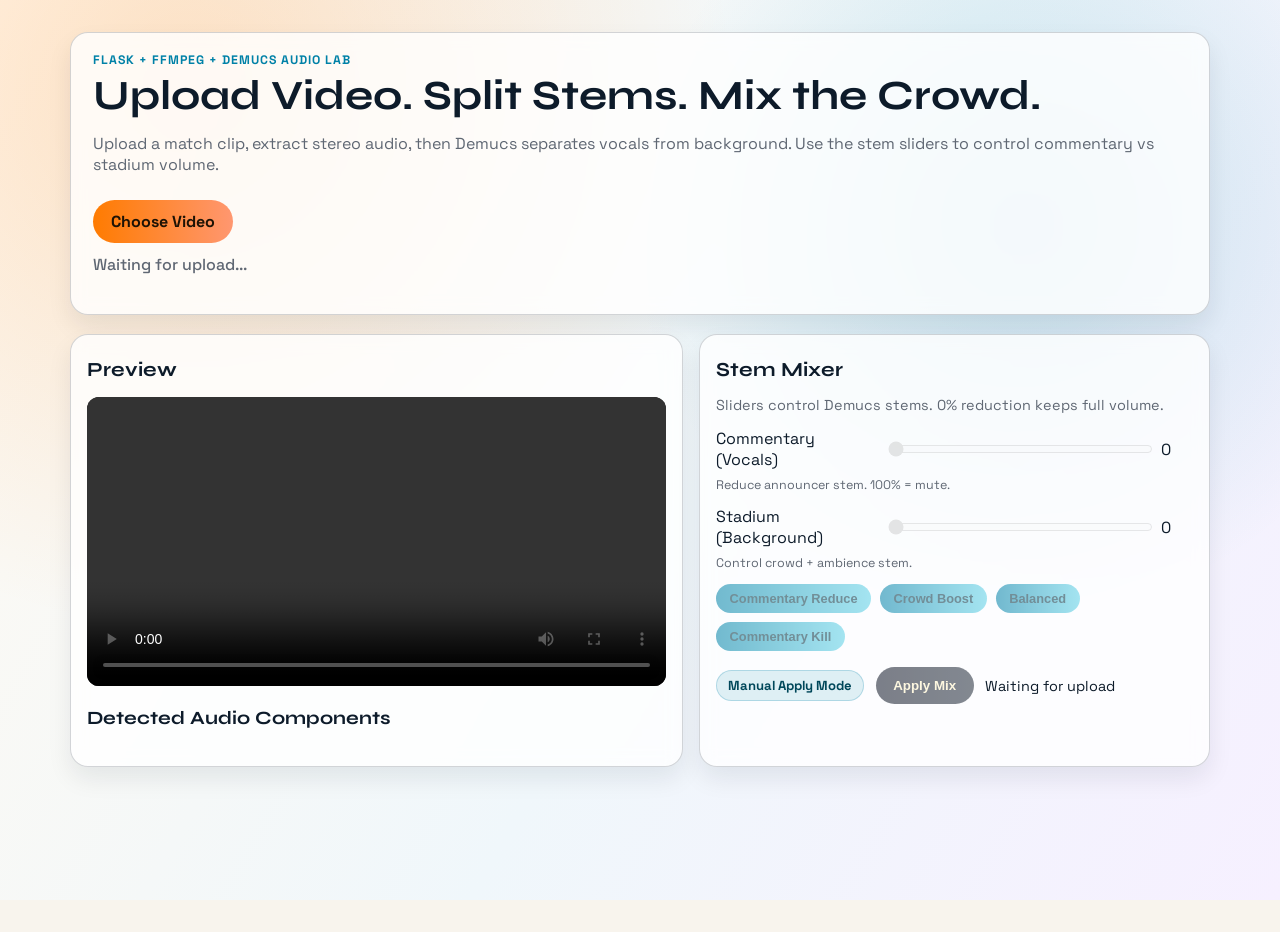
<file: templates/index.html>
<!doctype html>
<html lang="en">
  <head>
    <meta charset="UTF-8" />
    <meta name="viewport" content="width=device-width, initial-scale=1.0" />
    <title>Video Audio Mixer Lab</title>
    <link rel="preconnect" href="https://fonts.googleapis.com" />
    <link rel="preconnect" href="https://fonts.gstatic.com" crossorigin />
    <link
      href="https://fonts.googleapis.com/css2?family=Space+Grotesk:wght@400;500;700&family=Syne:wght@600;700;800&display=swap"
      rel="stylesheet"
    />
    <link rel="stylesheet" href="/static/styles.css" />
  </head>
  <body>
    <div class="bg-layer"></div>
    <main class="wrap">
      <section class="hero card pop-in">
        <p class="eyebrow">Flask + FFmpeg + Demucs Audio Lab</p>
        <h1>Upload Video. Split Stems. Mix the Crowd.</h1>
        <p>
          Upload a match clip, extract stereo audio, then Demucs separates vocals from background.
          Use the stem sliders to control commentary vs stadium volume.
        </p>
        <label class="upload-btn">
          <input id="videoInput" type="file" accept="video/*" />
          <span>Choose Video</span>
        </label>
        <p id="status" class="status">Waiting for upload...</p>
      </section>

      <section id="mixSection" class="grid">
        <article class="card player pop-in delay-1">
          <h2>Preview</h2>
          <video id="videoPlayer" controls playsinline></video>
          <div class="analysis">
            <h3>Detected Audio Components</h3>
            <div id="analysisBars" class="bars"></div>
            <p id="analysisNote" class="muted"></p>
          </div>
        </article>

        <article class="card mixer pop-in delay-2">
          <h2>Stem Mixer</h2>
          <p class="muted">Sliders control Demucs stems. 0% reduction keeps full volume.</p>
          <div class="sliders">
            <div class="slider-row">
              <label for="commentary">Commentary (Vocals)</label>
              <input id="commentary" type="range" min="0" max="100" value="0" disabled />
              <span id="commentaryVal">0</span>
              <small class="lane-desc">Reduce announcer stem. 100% = mute.</small>
            </div>
            <div class="slider-row">
              <label for="stadium">Stadium (Background)</label>
              <input id="stadium" type="range" min="0" max="100" value="0" disabled />
              <span id="stadiumVal">0</span>
              <small class="lane-desc">Control crowd + ambience stem.</small>
            </div>
          </div>

          <div class="presets">
            <button class="preset-btn" data-preset="commentary-reduce">Commentary Reduce</button>
            <button class="preset-btn" data-preset="crowd-boost">Crowd Boost</button>
            <button class="preset-btn" data-preset="balanced">Balanced</button>
            <button class="preset-btn" data-preset="commentary-kill">Commentary Kill</button>
          </div>
          <p id="mixNote" class="muted"></p>

          <div class="actions">
            <span class="live-chip">Manual Apply Mode</span>
            <button id="applyMixBtn" class="apply-btn" disabled>Apply Mix</button>
            <span id="renderState" class="muted">Waiting for upload</span>
          </div>
        </article>
      </section>
    </main>

    <script src="/static/app.js"></script>
  </body>
</html>
</file>
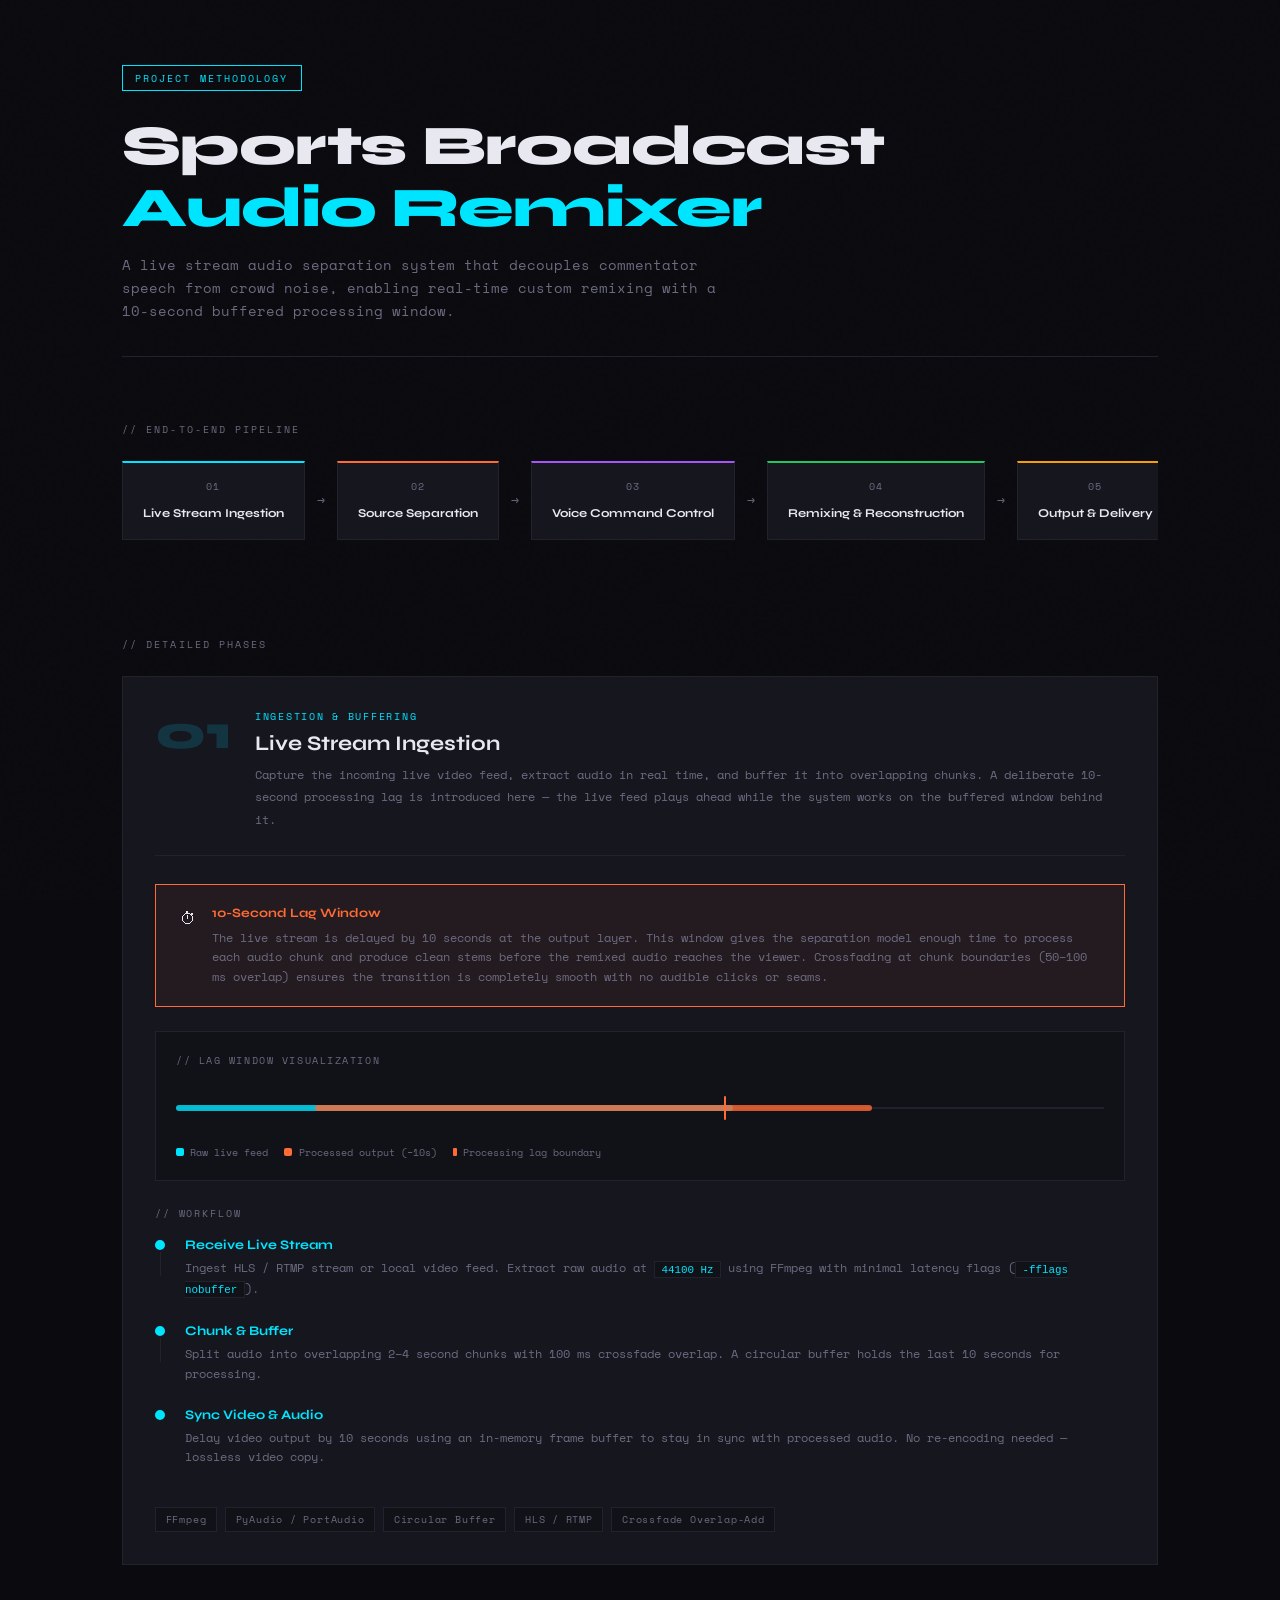
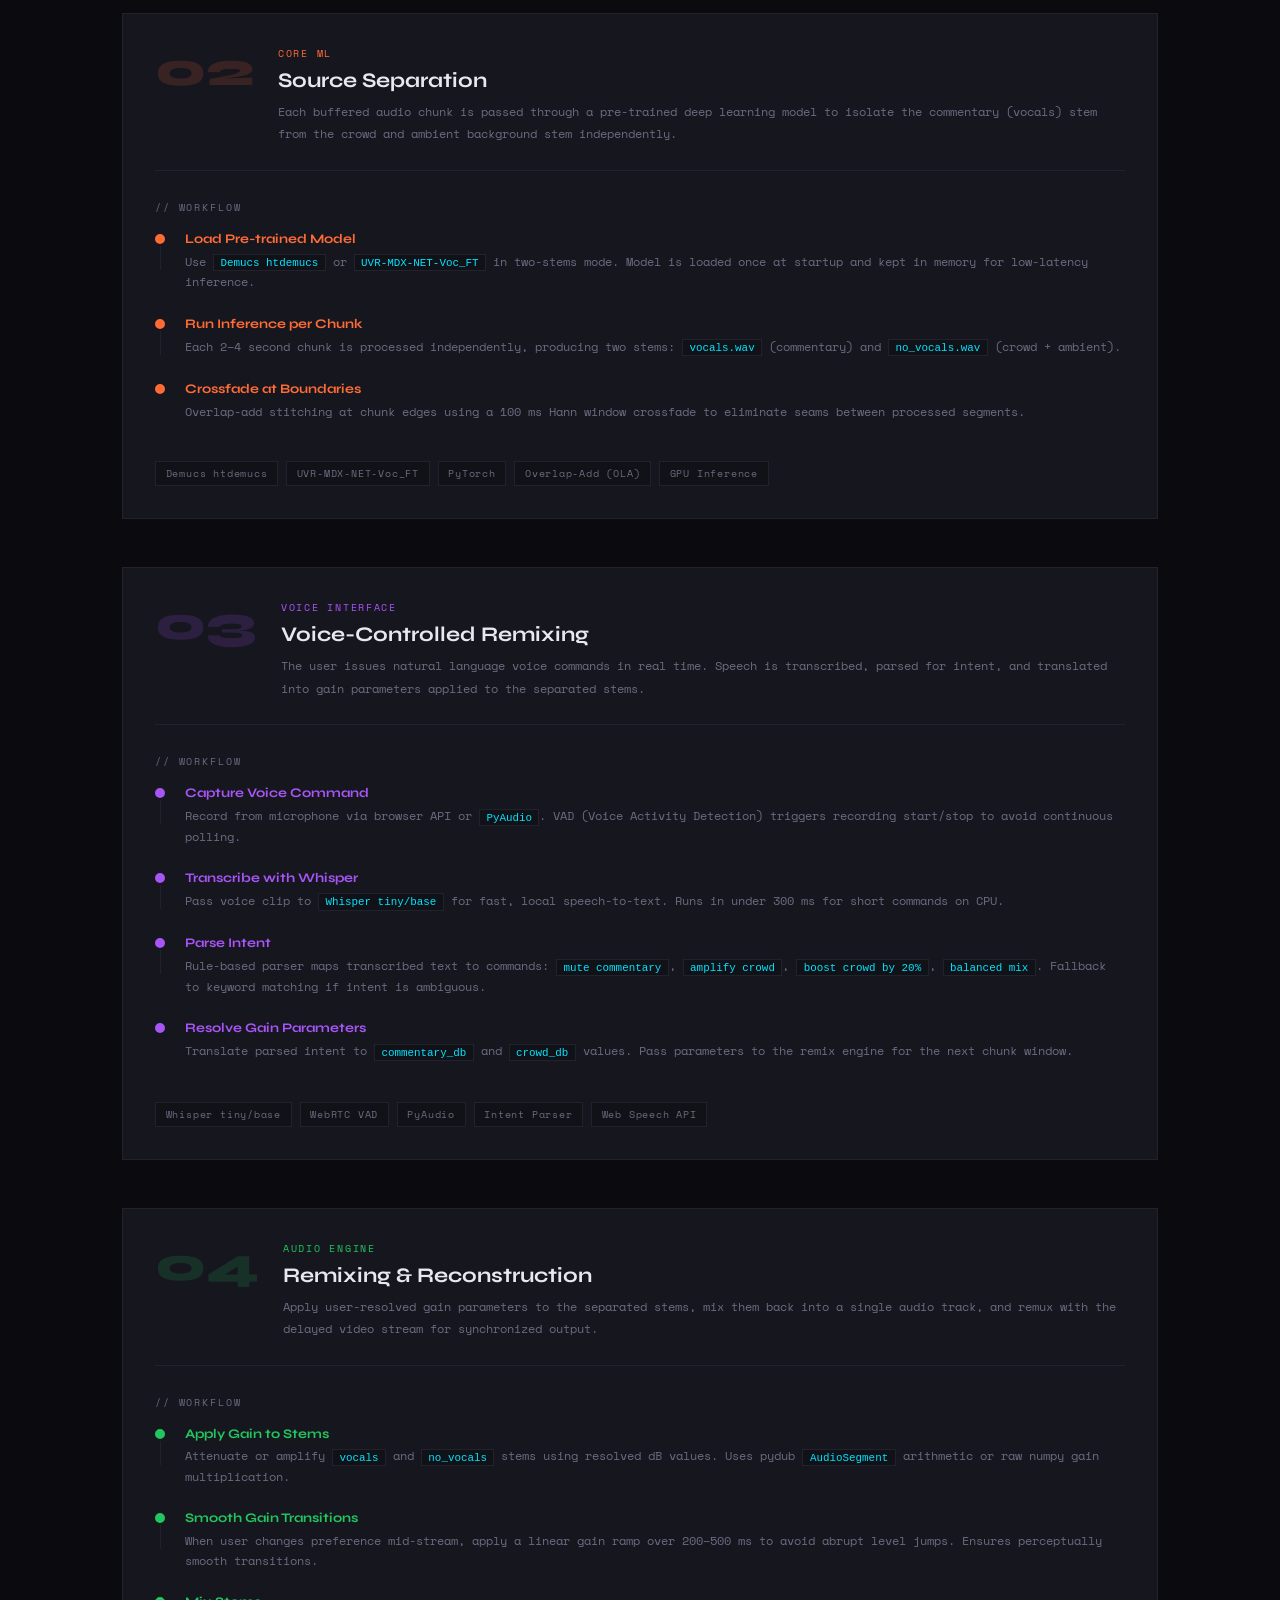
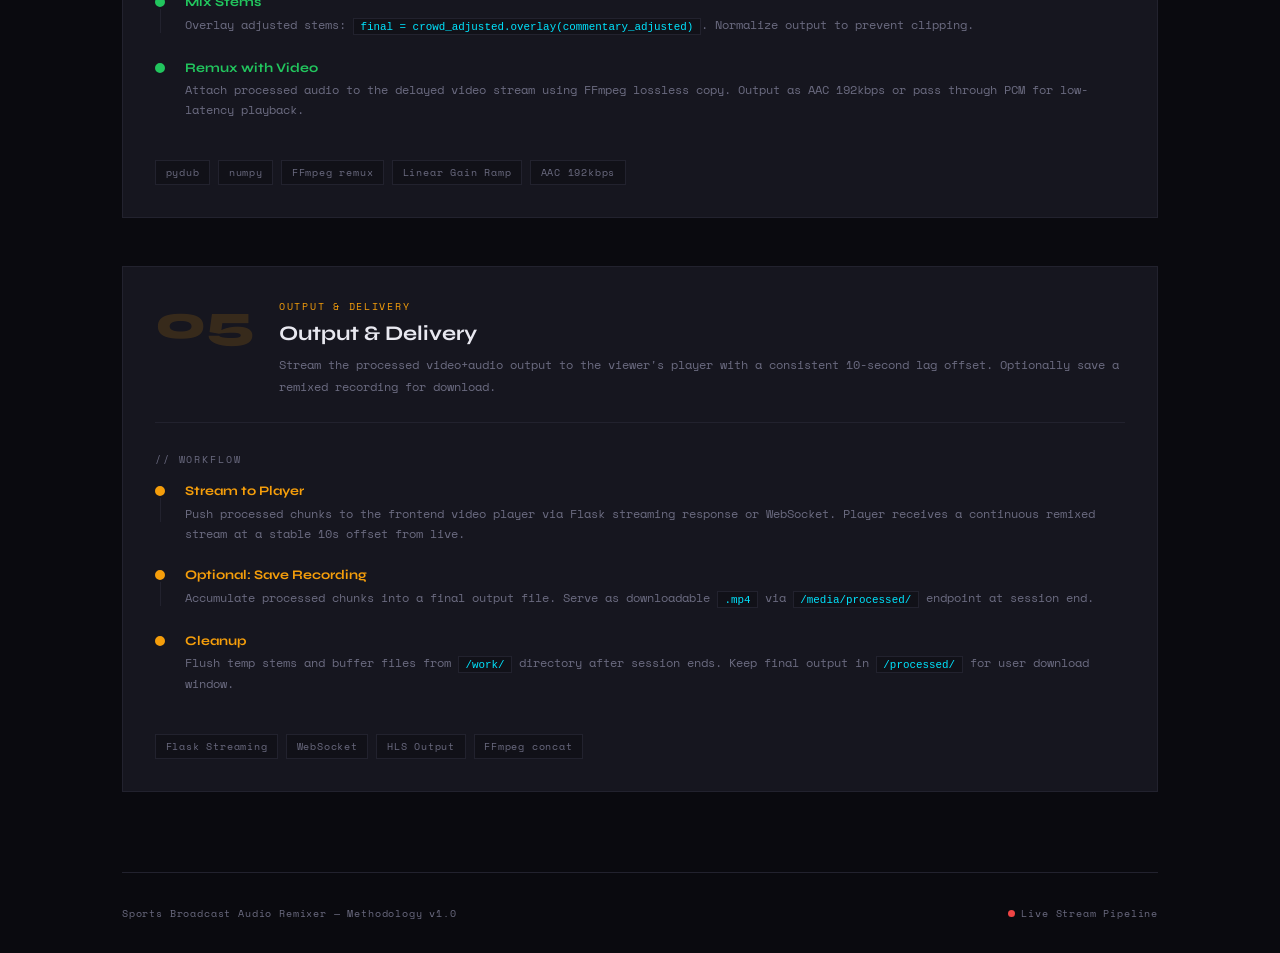
<file: methodology.html>
<!DOCTYPE html>
<html lang="en">
<head>
<meta charset="UTF-8">
<meta name="viewport" content="width=device-width, initial-scale=1.0">
<title>Sports Broadcast Audio Remixer — Methodology</title>
<link href="https://fonts.googleapis.com/css2?family=Syne:wght@400;600;700;800&family=Space+Mono:wght@400;700&display=swap" rel="stylesheet">
<style>
  :root {
    --bg: #0a0a0f;
    --surface: #111118;
    --card: #16161f;
    --border: #22222e;
    --accent: #00e5ff;
    --accent2: #ff6b35;
    --accent3: #7c3aed;
    --text: #e8e8f0;
    --muted: #6b6b80;
    --phase1: #00e5ff;
    --phase2: #ff6b35;
    --phase3: #a855f7;
    --phase4: #22c55e;
    --phase5: #f59e0b;
  }

  * { box-sizing: border-box; margin: 0; padding: 0; }

  body {
    background: var(--bg);
    color: var(--text);
    font-family: 'Space Mono', monospace;
    min-height: 100vh;
    overflow-x: hidden;
  }

  /* Noise texture overlay */
  body::before {
    content: '';
    position: fixed;
    inset: 0;
    background-image: url("data:image/svg+xml,%3Csvg viewBox='0 0 256 256' xmlns='http://www.w3.org/2000/svg'%3E%3Cfilter id='noise'%3E%3CfeTurbulence type='fractalNoise' baseFrequency='0.9' numOctaves='4' stitchTiles='stitch'/%3E%3C/filter%3E%3Crect width='100%25' height='100%25' filter='url(%23noise)' opacity='0.04'/%3E%3C/svg%3E");
    pointer-events: none;
    z-index: 0;
    opacity: 0.4;
  }

  .container {
    max-width: 1100px;
    margin: 0 auto;
    padding: 0 2rem;
    position: relative;
    z-index: 1;
  }

  /* HEADER */
  header {
    padding: 4rem 0 2rem;
    border-bottom: 1px solid var(--border);
    margin-bottom: 4rem;
  }

  .tag {
    display: inline-block;
    font-size: 0.65rem;
    letter-spacing: 0.2em;
    text-transform: uppercase;
    color: var(--accent);
    border: 1px solid var(--accent);
    padding: 0.25rem 0.75rem;
    margin-bottom: 1.5rem;
    animation: fadeDown 0.6s ease both;
  }

  h1 {
    font-family: 'Syne', sans-serif;
    font-size: clamp(2rem, 5vw, 3.5rem);
    font-weight: 800;
    line-height: 1.1;
    letter-spacing: -0.02em;
    animation: fadeDown 0.6s 0.1s ease both;
  }

  h1 span {
    color: var(--accent);
  }

  .subtitle {
    margin-top: 1rem;
    color: var(--muted);
    font-size: 0.85rem;
    line-height: 1.7;
    max-width: 600px;
    animation: fadeDown 0.6s 0.2s ease both;
  }

  /* PIPELINE OVERVIEW */
  .pipeline-section {
    margin-bottom: 5rem;
    animation: fadeUp 0.7s 0.3s ease both;
  }

  .section-label {
    font-size: 0.65rem;
    letter-spacing: 0.2em;
    text-transform: uppercase;
    color: var(--muted);
    margin-bottom: 1.5rem;
  }

  .pipeline {
    display: flex;
    align-items: center;
    gap: 0;
    overflow-x: auto;
    padding-bottom: 1rem;
    scrollbar-width: thin;
    scrollbar-color: var(--border) transparent;
  }

  .pipe-node {
    flex-shrink: 0;
    background: var(--card);
    border: 1px solid var(--border);
    padding: 1rem 1.25rem;
    text-align: center;
    min-width: 130px;
    position: relative;
    transition: border-color 0.2s;
  }

  .pipe-node:hover { border-color: var(--accent); }

  .pipe-node .num {
    font-size: 0.6rem;
    color: var(--muted);
    letter-spacing: 0.15em;
    display: block;
    margin-bottom: 0.4rem;
  }

  .pipe-node .label {
    font-family: 'Syne', sans-serif;
    font-size: 0.75rem;
    font-weight: 700;
    line-height: 1.3;
  }

  .pipe-arrow {
    flex-shrink: 0;
    width: 2rem;
    text-align: center;
    color: var(--muted);
    font-size: 0.8rem;
  }

  .pipe-node[data-phase="1"] { border-top: 2px solid var(--phase1); }
  .pipe-node[data-phase="2"] { border-top: 2px solid var(--phase2); }
  .pipe-node[data-phase="3"] { border-top: 2px solid var(--phase3); }
  .pipe-node[data-phase="4"] { border-top: 2px solid var(--phase4); }
  .pipe-node[data-phase="5"] { border-top: 2px solid var(--phase5); }

  /* PHASES */
  .phases { display: flex; flex-direction: column; gap: 3rem; margin-bottom: 5rem; }

  .phase {
    background: var(--card);
    border: 1px solid var(--border);
    padding: 2rem;
    opacity: 0;
    transform: translateY(20px);
    transition: opacity 0.5s ease, transform 0.5s ease;
  }

  .phase.visible { opacity: 1; transform: translateY(0); }

  .phase-header {
    display: flex;
    align-items: flex-start;
    gap: 1.5rem;
    margin-bottom: 1.75rem;
    padding-bottom: 1.5rem;
    border-bottom: 1px solid var(--border);
  }

  .phase-number {
    font-family: 'Syne', sans-serif;
    font-size: 3rem;
    font-weight: 800;
    line-height: 1;
    opacity: 0.15;
    flex-shrink: 0;
  }

  .phase-meta { flex: 1; }

  .phase-tag {
    font-size: 0.6rem;
    letter-spacing: 0.18em;
    text-transform: uppercase;
    margin-bottom: 0.5rem;
    display: block;
  }

  .phase-title {
    font-family: 'Syne', sans-serif;
    font-size: 1.3rem;
    font-weight: 700;
    margin-bottom: 0.5rem;
  }

  .phase-desc {
    color: var(--muted);
    font-size: 0.78rem;
    line-height: 1.8;
  }

  /* Phase colors */
  .phase[data-phase="1"] .phase-tag { color: var(--phase1); }
  .phase[data-phase="1"] .phase-number { color: var(--phase1); }
  .phase[data-phase="2"] .phase-tag { color: var(--phase2); }
  .phase[data-phase="2"] .phase-number { color: var(--phase2); }
  .phase[data-phase="3"] .phase-tag { color: var(--phase3); }
  .phase[data-phase="3"] .phase-number { color: var(--phase3); }
  .phase[data-phase="4"] .phase-tag { color: var(--phase4); }
  .phase[data-phase="4"] .phase-number { color: var(--phase4); }
  .phase[data-phase="5"] .phase-tag { color: var(--phase5); }
  .phase[data-phase="5"] .phase-number { color: var(--phase5); }

  /* WORKFLOW DIAGRAM */
  .workflow { margin-top: 0; }

  .wf-title {
    font-size: 0.65rem;
    letter-spacing: 0.18em;
    text-transform: uppercase;
    color: var(--muted);
    margin-bottom: 1rem;
  }

  .wf-steps {
    display: flex;
    flex-direction: column;
    gap: 0;
  }

  .wf-step {
    display: flex;
    gap: 1.25rem;
    align-items: flex-start;
  }

  .wf-line {
    display: flex;
    flex-direction: column;
    align-items: center;
    flex-shrink: 0;
  }

  .wf-dot {
    width: 10px;
    height: 10px;
    border-radius: 50%;
    background: var(--border);
    border: 2px solid var(--muted);
    flex-shrink: 0;
    margin-top: 3px;
  }

  .wf-step.active .wf-dot {
    background: currentColor;
    border-color: currentColor;
  }

  .wf-connector {
    width: 1px;
    flex: 1;
    min-height: 1.5rem;
    background: var(--border);
    margin: 2px 0;
  }

  .wf-content {
    padding-bottom: 1.5rem;
    flex: 1;
  }

  .wf-step-title {
    font-family: 'Syne', sans-serif;
    font-size: 0.82rem;
    font-weight: 700;
    margin-bottom: 0.3rem;
  }

  .wf-step-detail {
    font-size: 0.72rem;
    color: var(--muted);
    line-height: 1.7;
  }

  .wf-step-detail code {
    background: var(--surface);
    border: 1px solid var(--border);
    padding: 0.1rem 0.4rem;
    font-size: 0.68rem;
    color: var(--accent);
  }

  /* LATENCY CALLOUT */
  .callout {
    border: 1px solid var(--accent2);
    background: rgba(255, 107, 53, 0.06);
    padding: 1.25rem 1.5rem;
    margin: 1.5rem 0;
    display: flex;
    gap: 1rem;
    align-items: flex-start;
  }

  .callout-icon {
    font-size: 1rem;
    flex-shrink: 0;
    margin-top: 1px;
  }

  .callout-body { flex: 1; }

  .callout-title {
    font-family: 'Syne', sans-serif;
    font-size: 0.8rem;
    font-weight: 700;
    color: var(--accent2);
    margin-bottom: 0.4rem;
  }

  .callout-text {
    font-size: 0.72rem;
    color: var(--muted);
    line-height: 1.7;
  }

  /* LATENCY VISUAL */
  .latency-bar {
    margin: 1.5rem 0;
    background: var(--surface);
    border: 1px solid var(--border);
    padding: 1.25rem;
  }

  .latency-label {
    font-size: 0.65rem;
    letter-spacing: 0.15em;
    text-transform: uppercase;
    color: var(--muted);
    margin-bottom: 1rem;
  }

  .timeline {
    position: relative;
    height: 48px;
    display: flex;
    align-items: center;
  }

  .tl-track {
    position: absolute;
    inset: 50% 0;
    height: 2px;
    background: var(--border);
    transform: translateY(-50%);
  }

  .tl-segments {
    position: relative;
    width: 100%;
    height: 100%;
    display: flex;
    align-items: center;
  }

  .tl-seg {
    position: absolute;
    height: 6px;
    border-radius: 3px;
    top: 50%;
    transform: translateY(-50%);
  }

  .tl-live   { left: 0; width: 60%; background: var(--phase1); opacity: 0.8; }
  .tl-proc   { left: 15%; width: 60%; background: var(--phase2); opacity: 0.8; }
  .tl-lag    { left: 59%; width: 2px; height: 24px; background: var(--accent2); opacity: 1; }

  .tl-markers {
    display: flex;
    justify-content: space-between;
    margin-top: 0.5rem;
    font-size: 0.62rem;
    color: var(--muted);
  }

  .tl-badge {
    display: inline-flex;
    align-items: center;
    gap: 0.4rem;
    margin-right: 1rem;
    font-size: 0.65rem;
    color: var(--muted);
  }

  .tl-dot { width: 8px; height: 8px; border-radius: 2px; display: inline-block; }

  .tl-legend {
    display: flex;
    gap: 0;
    margin-top: 0.75rem;
    flex-wrap: wrap;
  }

  /* TECH PILLS */
  .tech-row {
    display: flex;
    flex-wrap: wrap;
    gap: 0.5rem;
    margin-top: 1rem;
  }

  .tech-pill {
    font-size: 0.62rem;
    letter-spacing: 0.08em;
    padding: 0.25rem 0.6rem;
    border: 1px solid var(--border);
    color: var(--muted);
    background: var(--surface);
  }

  /* FOOTER */
  footer {
    border-top: 1px solid var(--border);
    padding: 2rem 0;
    margin-top: 4rem;
    display: flex;
    justify-content: space-between;
    align-items: center;
    font-size: 0.65rem;
    color: var(--muted);
    letter-spacing: 0.08em;
  }

  /* ANIMATIONS */
  @keyframes fadeDown {
    from { opacity: 0; transform: translateY(-12px); }
    to   { opacity: 1; transform: translateY(0); }
  }

  @keyframes fadeUp {
    from { opacity: 0; transform: translateY(16px); }
    to   { opacity: 1; transform: translateY(0); }
  }

  @keyframes pulse {
    0%, 100% { opacity: 1; }
    50%       { opacity: 0.4; }
  }

  .live-dot {
    display: inline-block;
    width: 7px; height: 7px;
    border-radius: 50%;
    background: #ef4444;
    margin-right: 0.4rem;
    animation: pulse 1.4s infinite;
  }
</style>
</head>
<body>

<div class="container">

  <!-- HEADER -->
  <header>
    <div class="tag">Project Methodology</div>
    <h1>Sports Broadcast<br><span>Audio Remixer</span></h1>
    <p class="subtitle">
      A live stream audio separation system that decouples commentator speech from crowd noise,
      enabling real-time custom remixing with a 10-second buffered processing window.
    </p>
  </header>

  <!-- PIPELINE OVERVIEW -->
  <section class="pipeline-section">
    <div class="section-label">// end-to-end pipeline</div>
    <div class="pipeline">
      <div class="pipe-node" data-phase="1">
        <span class="num">01</span>
        <span class="label">Live Stream Ingestion</span>
      </div>
      <div class="pipe-arrow">→</div>
      <div class="pipe-node" data-phase="2">
        <span class="num">02</span>
        <span class="label">Source Separation</span>
      </div>
      <div class="pipe-arrow">→</div>
      <div class="pipe-node" data-phase="3">
        <span class="num">03</span>
        <span class="label">Voice Command Control</span>
      </div>
      <div class="pipe-arrow">→</div>
      <div class="pipe-node" data-phase="4">
        <span class="num">04</span>
        <span class="label">Remixing & Reconstruction</span>
      </div>
      <div class="pipe-arrow">→</div>
      <div class="pipe-node" data-phase="5">
        <span class="num">05</span>
        <span class="label">Output & Delivery</span>
      </div>
    </div>
  </section>

  <!-- PHASES -->
  <section>
    <div class="section-label">// detailed phases</div>
    <div class="phases">

      <!-- PHASE 1 -->
      <div class="phase" data-phase="1">
        <div class="phase-header">
          <div class="phase-number">01</div>
          <div class="phase-meta">
            <span class="phase-tag">Ingestion & Buffering</span>
            <div class="phase-title">Live Stream Ingestion</div>
            <div class="phase-desc">
              Capture the incoming live video feed, extract audio in real time, and buffer it into
              overlapping chunks. A deliberate 10-second processing lag is introduced here — the live feed
              plays ahead while the system works on the buffered window behind it.
            </div>
          </div>
        </div>

        <div class="callout">
          <div class="callout-icon">⏱</div>
          <div class="callout-body">
            <div class="callout-title">10-Second Lag Window</div>
            <div class="callout-text">
              The live stream is delayed by 10 seconds at the output layer. This window gives the
              separation model enough time to process each audio chunk and produce clean stems before
              the remixed audio reaches the viewer. Crossfading at chunk boundaries (50–100 ms overlap)
              ensures the transition is completely smooth with no audible clicks or seams.
            </div>
          </div>
        </div>

        <div class="latency-bar">
          <div class="latency-label">// lag window visualization</div>
          <div class="timeline">
            <div class="tl-track"></div>
            <div class="tl-segments">
              <div class="tl-seg tl-live"></div>
              <div class="tl-seg tl-proc"></div>
              <div class="tl-seg tl-lag"></div>
            </div>
          </div>
          <div class="tl-legend">
            <span class="tl-badge"><span class="tl-dot" style="background:var(--phase1)"></span>Raw live feed</span>
            <span class="tl-badge"><span class="tl-dot" style="background:var(--phase2)"></span>Processed output (−10s)</span>
            <span class="tl-badge"><span class="tl-dot" style="background:var(--accent2); width:4px; border-radius:1px;"></span>Processing lag boundary</span>
          </div>
        </div>

        <div class="workflow">
          <div class="wf-title">// workflow</div>
          <div class="wf-steps">
            <div class="wf-step active" style="color:var(--phase1)">
              <div class="wf-line"><div class="wf-dot"></div><div class="wf-connector"></div></div>
              <div class="wf-content">
                <div class="wf-step-title">Receive Live Stream</div>
                <div class="wf-step-detail">Ingest HLS / RTMP stream or local video feed. Extract raw audio at <code>44100 Hz</code> using FFmpeg with minimal latency flags (<code>-fflags nobuffer</code>).</div>
              </div>
            </div>
            <div class="wf-step active" style="color:var(--phase1)">
              <div class="wf-line"><div class="wf-dot"></div><div class="wf-connector"></div></div>
              <div class="wf-content">
                <div class="wf-step-title">Chunk & Buffer</div>
                <div class="wf-step-detail">Split audio into overlapping 2–4 second chunks with 100 ms crossfade overlap. A circular buffer holds the last 10 seconds for processing.</div>
              </div>
            </div>
            <div class="wf-step active" style="color:var(--phase1)">
              <div class="wf-line"><div class="wf-dot"></div></div>
              <div class="wf-content">
                <div class="wf-step-title">Sync Video & Audio</div>
                <div class="wf-step-detail">Delay video output by 10 seconds using an in-memory frame buffer to stay in sync with processed audio. No re-encoding needed — lossless video copy.</div>
              </div>
            </div>
          </div>
        </div>

        <div class="tech-row">
          <span class="tech-pill">FFmpeg</span>
          <span class="tech-pill">PyAudio / PortAudio</span>
          <span class="tech-pill">Circular Buffer</span>
          <span class="tech-pill">HLS / RTMP</span>
          <span class="tech-pill">Crossfade Overlap-Add</span>
        </div>
      </div>

      <!-- PHASE 2 -->
      <div class="phase" data-phase="2">
        <div class="phase-header">
          <div class="phase-number">02</div>
          <div class="phase-meta">
            <span class="phase-tag">Core ML</span>
            <div class="phase-title">Source Separation</div>
            <div class="phase-desc">
              Each buffered audio chunk is passed through a pre-trained deep learning model to isolate
              the commentary (vocals) stem from the crowd and ambient background stem independently.
            </div>
          </div>
        </div>

        <div class="workflow">
          <div class="wf-title">// workflow</div>
          <div class="wf-steps">
            <div class="wf-step active" style="color:var(--phase2)">
              <div class="wf-line"><div class="wf-dot"></div><div class="wf-connector"></div></div>
              <div class="wf-content">
                <div class="wf-step-title">Load Pre-trained Model</div>
                <div class="wf-step-detail">Use <code>Demucs htdemucs</code> or <code>UVR-MDX-NET-Voc_FT</code> in two-stems mode. Model is loaded once at startup and kept in memory for low-latency inference.</div>
              </div>
            </div>
            <div class="wf-step active" style="color:var(--phase2)">
              <div class="wf-line"><div class="wf-dot"></div><div class="wf-connector"></div></div>
              <div class="wf-content">
                <div class="wf-step-title">Run Inference per Chunk</div>
                <div class="wf-step-detail">Each 2–4 second chunk is processed independently, producing two stems: <code>vocals.wav</code> (commentary) and <code>no_vocals.wav</code> (crowd + ambient).</div>
              </div>
            </div>
            <div class="wf-step active" style="color:var(--phase2)">
              <div class="wf-line"><div class="wf-dot"></div></div>
              <div class="wf-content">
                <div class="wf-step-title">Crossfade at Boundaries</div>
                <div class="wf-step-detail">Overlap-add stitching at chunk edges using a 100 ms Hann window crossfade to eliminate seams between processed segments.</div>
              </div>
            </div>
          </div>
        </div>

        <div class="tech-row">
          <span class="tech-pill">Demucs htdemucs</span>
          <span class="tech-pill">UVR-MDX-NET-Voc_FT</span>
          <span class="tech-pill">PyTorch</span>
          <span class="tech-pill">Overlap-Add (OLA)</span>
          <span class="tech-pill">GPU Inference</span>
        </div>
      </div>

      <!-- PHASE 3 -->
      <div class="phase" data-phase="3">
        <div class="phase-header">
          <div class="phase-number">03</div>
          <div class="phase-meta">
            <span class="phase-tag">Voice Interface</span>
            <div class="phase-title">Voice-Controlled Remixing</div>
            <div class="phase-desc">
              The user issues natural language voice commands in real time. Speech is transcribed,
              parsed for intent, and translated into gain parameters applied to the separated stems.
            </div>
          </div>
        </div>

        <div class="workflow">
          <div class="wf-title">// workflow</div>
          <div class="wf-steps">
            <div class="wf-step active" style="color:var(--phase3)">
              <div class="wf-line"><div class="wf-dot"></div><div class="wf-connector"></div></div>
              <div class="wf-content">
                <div class="wf-step-title">Capture Voice Command</div>
                <div class="wf-step-detail">Record from microphone via browser API or <code>PyAudio</code>. VAD (Voice Activity Detection) triggers recording start/stop to avoid continuous polling.</div>
              </div>
            </div>
            <div class="wf-step active" style="color:var(--phase3)">
              <div class="wf-line"><div class="wf-dot"></div><div class="wf-connector"></div></div>
              <div class="wf-content">
                <div class="wf-step-title">Transcribe with Whisper</div>
                <div class="wf-step-detail">Pass voice clip to <code>Whisper tiny/base</code> for fast, local speech-to-text. Runs in under 300 ms for short commands on CPU.</div>
              </div>
            </div>
            <div class="wf-step active" style="color:var(--phase3)">
              <div class="wf-line"><div class="wf-dot"></div><div class="wf-connector"></div></div>
              <div class="wf-content">
                <div class="wf-step-title">Parse Intent</div>
                <div class="wf-step-detail">Rule-based parser maps transcribed text to commands: <code>mute commentary</code>, <code>amplify crowd</code>, <code>boost crowd by 20%</code>, <code>balanced mix</code>. Fallback to keyword matching if intent is ambiguous.</div>
              </div>
            </div>
            <div class="wf-step active" style="color:var(--phase3)">
              <div class="wf-line"><div class="wf-dot"></div></div>
              <div class="wf-content">
                <div class="wf-step-title">Resolve Gain Parameters</div>
                <div class="wf-step-detail">Translate parsed intent to <code>commentary_db</code> and <code>crowd_db</code> values. Pass parameters to the remix engine for the next chunk window.</div>
              </div>
            </div>
          </div>
        </div>

        <div class="tech-row">
          <span class="tech-pill">Whisper tiny/base</span>
          <span class="tech-pill">WebRTC VAD</span>
          <span class="tech-pill">PyAudio</span>
          <span class="tech-pill">Intent Parser</span>
          <span class="tech-pill">Web Speech API</span>
        </div>
      </div>

      <!-- PHASE 4 -->
      <div class="phase" data-phase="4">
        <div class="phase-header">
          <div class="phase-number">04</div>
          <div class="phase-meta">
            <span class="phase-tag">Audio Engine</span>
            <div class="phase-title">Remixing & Reconstruction</div>
            <div class="phase-desc">
              Apply user-resolved gain parameters to the separated stems, mix them back into a single
              audio track, and remux with the delayed video stream for synchronized output.
            </div>
          </div>
        </div>

        <div class="workflow">
          <div class="wf-title">// workflow</div>
          <div class="wf-steps">
            <div class="wf-step active" style="color:var(--phase4)">
              <div class="wf-line"><div class="wf-dot"></div><div class="wf-connector"></div></div>
              <div class="wf-content">
                <div class="wf-step-title">Apply Gain to Stems</div>
                <div class="wf-step-detail">Attenuate or amplify <code>vocals</code> and <code>no_vocals</code> stems using resolved dB values. Uses pydub <code>AudioSegment</code> arithmetic or raw numpy gain multiplication.</div>
              </div>
            </div>
            <div class="wf-step active" style="color:var(--phase4)">
              <div class="wf-line"><div class="wf-dot"></div><div class="wf-connector"></div></div>
              <div class="wf-content">
                <div class="wf-step-title">Smooth Gain Transitions</div>
                <div class="wf-step-detail">When user changes preference mid-stream, apply a linear gain ramp over 200–500 ms to avoid abrupt level jumps. Ensures perceptually smooth transitions.</div>
              </div>
            </div>
            <div class="wf-step active" style="color:var(--phase4)">
              <div class="wf-line"><div class="wf-dot"></div><div class="wf-connector"></div></div>
              <div class="wf-content">
                <div class="wf-step-title">Mix Stems</div>
                <div class="wf-step-detail">Overlay adjusted stems: <code>final = crowd_adjusted.overlay(commentary_adjusted)</code>. Normalize output to prevent clipping.</div>
              </div>
            </div>
            <div class="wf-step active" style="color:var(--phase4)">
              <div class="wf-line"><div class="wf-dot"></div></div>
              <div class="wf-content">
                <div class="wf-step-title">Remux with Video</div>
                <div class="wf-step-detail">Attach processed audio to the delayed video stream using FFmpeg lossless copy. Output as AAC 192kbps or pass through PCM for low-latency playback.</div>
              </div>
            </div>
          </div>
        </div>

        <div class="tech-row">
          <span class="tech-pill">pydub</span>
          <span class="tech-pill">numpy</span>
          <span class="tech-pill">FFmpeg remux</span>
          <span class="tech-pill">Linear Gain Ramp</span>
          <span class="tech-pill">AAC 192kbps</span>
        </div>
      </div>

      <!-- PHASE 5 -->
      <div class="phase" data-phase="5">
        <div class="phase-header">
          <div class="phase-number">05</div>
          <div class="phase-meta">
            <span class="phase-tag">Output & Delivery</span>
            <div class="phase-title">Output & Delivery</div>
            <div class="phase-desc">
              Stream the processed video+audio output to the viewer's player with a consistent
              10-second lag offset. Optionally save a remixed recording for download.
            </div>
          </div>
        </div>

        <div class="workflow">
          <div class="wf-title">// workflow</div>
          <div class="wf-steps">
            <div class="wf-step active" style="color:var(--phase5)">
              <div class="wf-line"><div class="wf-dot"></div><div class="wf-connector"></div></div>
              <div class="wf-content">
                <div class="wf-step-title">Stream to Player</div>
                <div class="wf-step-detail">Push processed chunks to the frontend video player via Flask streaming response or WebSocket. Player receives a continuous remixed stream at a stable 10s offset from live.</div>
              </div>
            </div>
            <div class="wf-step active" style="color:var(--phase5)">
              <div class="wf-line"><div class="wf-dot"></div><div class="wf-connector"></div></div>
              <div class="wf-content">
                <div class="wf-step-title">Optional: Save Recording</div>
                <div class="wf-step-detail">Accumulate processed chunks into a final output file. Serve as downloadable <code>.mp4</code> via <code>/media/processed/</code> endpoint at session end.</div>
              </div>
            </div>
            <div class="wf-step active" style="color:var(--phase5)">
              <div class="wf-line"><div class="wf-dot"></div></div>
              <div class="wf-content">
                <div class="wf-step-title">Cleanup</div>
                <div class="wf-step-detail">Flush temp stems and buffer files from <code>/work/</code> directory after session ends. Keep final output in <code>/processed/</code> for user download window.</div>
              </div>
            </div>
          </div>
        </div>

        <div class="tech-row">
          <span class="tech-pill">Flask Streaming</span>
          <span class="tech-pill">WebSocket</span>
          <span class="tech-pill">HLS Output</span>
          <span class="tech-pill">FFmpeg concat</span>
        </div>
      </div>

    </div>
  </section>

  <footer>
    <span>Sports Broadcast Audio Remixer — Methodology v1.0</span>
    <span><span class="live-dot"></span>Live Stream Pipeline</span>
  </footer>

</div>

<script>
  // Scroll-triggered reveal for phases
  const phases = document.querySelectorAll('.phase');
  const observer = new IntersectionObserver((entries) => {
    entries.forEach(e => {
      if (e.isIntersecting) {
        e.target.classList.add('visible');
        observer.unobserve(e.target);
      }
    });
  }, { threshold: 0.08 });

  phases.forEach(p => observer.observe(p));
</script>

</body>
</html>
</file>
<file: static/styles.css>
:root {
  --bg: #f8f4ed;
  --ink: #0d1b2a;
  --muted: #5f6773;
  --card: rgba(255, 255, 255, 0.8);
  --line: rgba(13, 27, 42, 0.18);
  --accent: #ff7b00;
  --accent-2: #0081a7;
}

* {
  box-sizing: border-box;
}

body {
  margin: 0;
  color: var(--ink);
  background: var(--bg);
  font-family: "Space Grotesk", sans-serif;
  min-height: 100vh;
  overflow-x: hidden;
}

.bg-layer {
  position: fixed;
  inset: 0;
  z-index: -1;
  background:
    radial-gradient(circle at 15% 10%, rgba(255, 123, 0, 0.2), transparent 40%),
    radial-gradient(circle at 80% 25%, rgba(0, 129, 167, 0.18), transparent 32%),
    linear-gradient(120deg, #fffaf2 0%, #f0f7fb 55%, #f6f0ff 100%);
}

.wrap {
  width: min(1140px, 92vw);
  margin: 2rem auto 3rem;
  display: grid;
  gap: 1.2rem;
}

.card {
  background: var(--card);
  border: 1px solid var(--line);
  border-radius: 18px;
  backdrop-filter: blur(8px);
  box-shadow: 0 12px 24px rgba(13, 27, 42, 0.08);
}

.hero {
  padding: 1.2rem 1.4rem 1.4rem;
}

.eyebrow {
  margin: 0;
  letter-spacing: 0.08em;
  text-transform: uppercase;
  font-size: 0.77rem;
  color: var(--accent-2);
  font-weight: 700;
}

h1,
h2,
h3 {
  font-family: "Syne", sans-serif;
  margin: 0.35rem 0;
}

h1 {
  font-size: clamp(1.6rem, 4vw, 2.6rem);
  line-height: 1.05;
}

h2 {
  font-size: 1.25rem;
}

p {
  color: var(--muted);
}

.upload-btn {
  margin-top: 0.55rem;
  display: inline-flex;
  align-items: center;
  gap: 0.5rem;
  cursor: pointer;
}

.upload-btn input {
  display: none;
}

.upload-btn span,
button {
  border: 0;
  border-radius: 999px;
  background: linear-gradient(90deg, var(--accent), #ff9770);
  color: #1e1305;
  font-weight: 700;
  padding: 0.68rem 1.1rem;
  cursor: pointer;
}

button[disabled] {
  opacity: 0.55;
  cursor: not-allowed;
}

.status {
  margin-top: 0.7rem;
  font-weight: 500;
}

.status.error {
  color: #b3001b;
}

.grid {
  display: grid;
  grid-template-columns: 1.2fr 1fr;
  gap: 1rem;
}

.hidden {
  display: none;
}

.player,
.mixer {
  padding: 1rem;
}

video {
  width: 100%;
  border-radius: 12px;
  background: #111;
  margin-top: 0.6rem;
  max-height: 430px;
}

.analysis {
  margin-top: 1rem;
}

.bars {
  display: grid;
  gap: 0.55rem;
  margin-top: 0.4rem;
}

.bar-row {
  display: grid;
  grid-template-columns: 110px 1fr 52px;
  align-items: center;
  gap: 0.65rem;
  font-size: 0.92rem;
}

.track {
  border-radius: 999px;
  background: rgba(13, 27, 42, 0.12);
  height: 9px;
  overflow: hidden;
}

.fill {
  height: 100%;
  border-radius: 999px;
  background: linear-gradient(90deg, #00b4d8, #ff7b00);
}

.sliders {
  display: grid;
  gap: 0.85rem;
  margin-top: 0.8rem;
}

.slider-row {
  display: grid;
  grid-template-columns: 160px 1fr 32px;
  align-items: center;
  gap: 0.6rem;
}

.lane-desc {
  grid-column: 1 / -1;
  color: var(--muted);
  font-size: 0.78rem;
  margin-top: -0.2rem;
}

input[type="range"] {
  width: 100%;
  accent-color: var(--accent-2);
}

input[type="range"]:disabled {
  opacity: 0.5;
}

.presets {
  margin-top: 0.8rem;
  display: flex;
  flex-wrap: wrap;
  gap: 0.55rem;
}

.preset-btn {
  background: linear-gradient(90deg, var(--accent-2), #5bd0e5);
  color: #003343;
  font-size: 0.8rem;
  padding: 0.45rem 0.85rem;
}

.actions {
  margin-top: 1rem;
  display: flex;
  align-items: center;
  flex-wrap: wrap;
  gap: 0.7rem;
}

.apply-btn {
  background: linear-gradient(90deg, #111827, #1f2937);
  color: #fef3c7;
}

.muted {
  font-size: 0.9rem;
}

.live-chip {
  display: inline-flex;
  align-items: center;
  border-radius: 999px;
  background: rgba(0, 129, 167, 0.12);
  color: #00475a;
  font-size: 0.82rem;
  font-weight: 700;
  padding: 0.35rem 0.7rem;
  border: 1px solid rgba(0, 129, 167, 0.22);
}

.pop-in {
  opacity: 0;
  transform: translateY(10px) scale(0.995);
  animation: reveal 0.45s ease-out forwards;
}

.delay-1 {
  animation-delay: 0.08s;
}

.delay-2 {
  animation-delay: 0.16s;
}

@keyframes reveal {
  to {
    opacity: 1;
    transform: translateY(0) scale(1);
  }
}

@media (max-width: 940px) {
  .grid {
    grid-template-columns: 1fr;
  }

  .slider-row {
    grid-template-columns: 1fr;
    gap: 0.35rem;
  }

  .bar-row {
    grid-template-columns: 1fr;
    gap: 0.3rem;
  }
}
</file>
